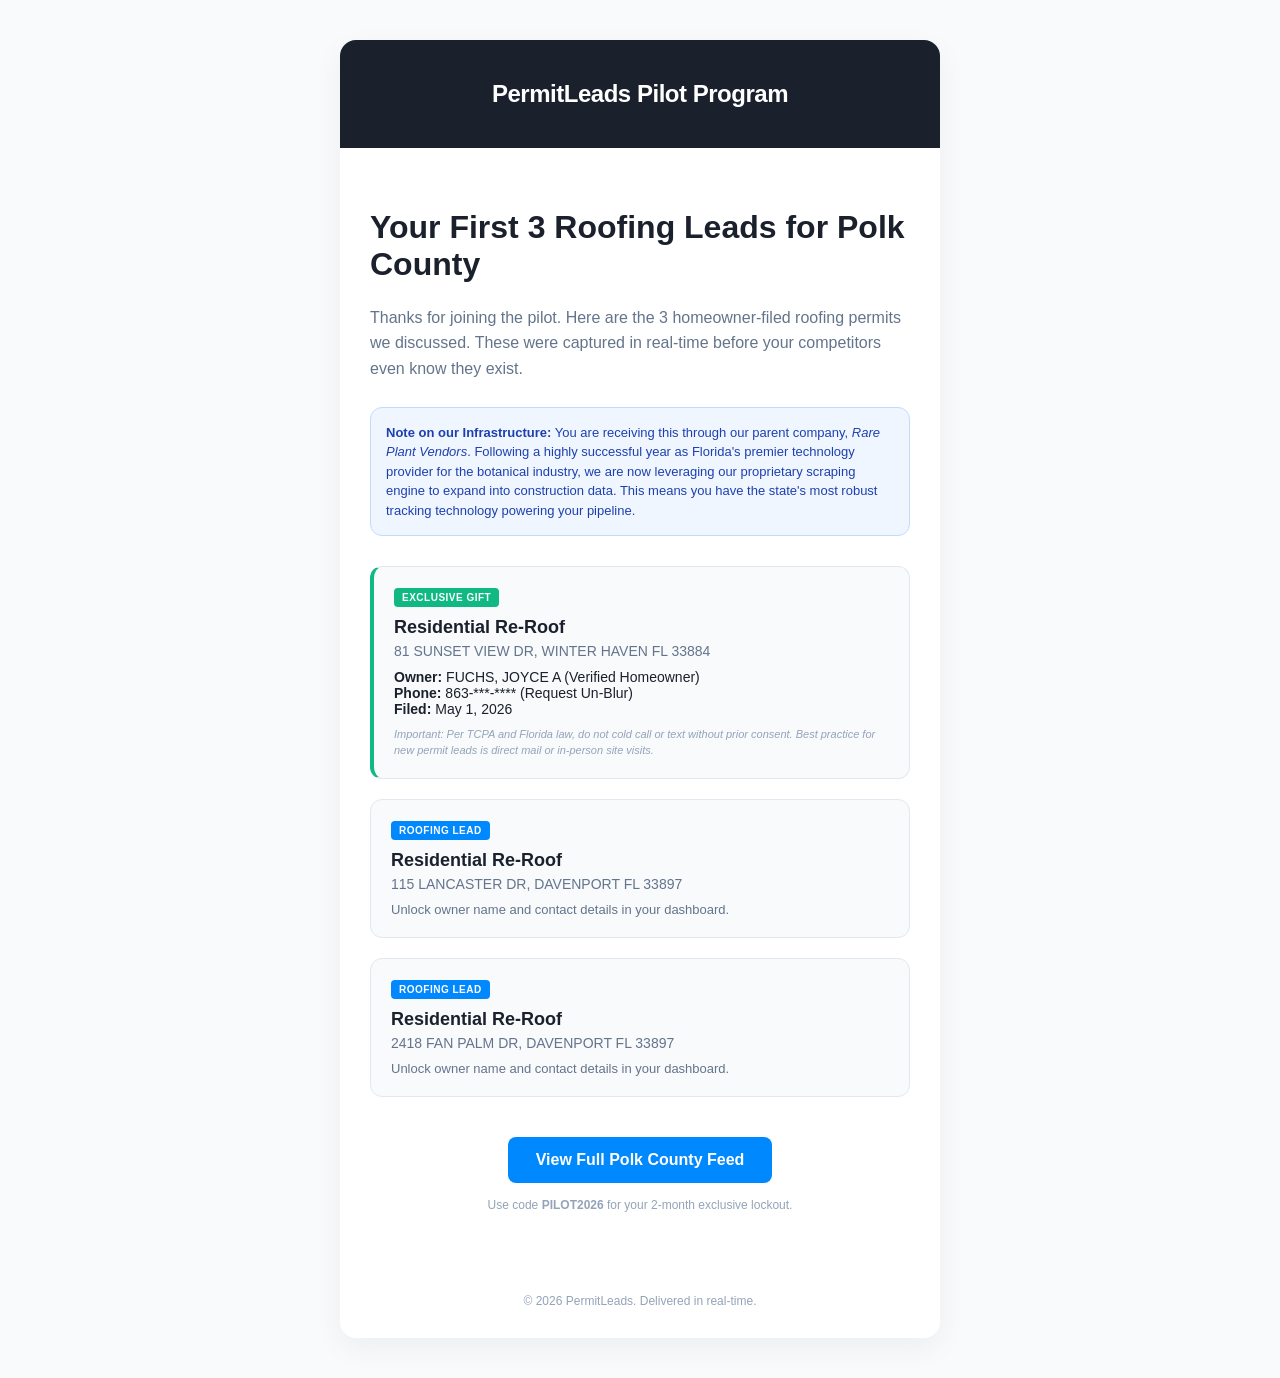
<file: outbound/welcome_pilot.html>
<!DOCTYPE html>
<html>
<head>
    <meta charset="utf-8">
    <meta name="viewport" content="width=device-width, initial-scale=1.0">
    <title>Welcome to the PermitLeads Pilot</title>
    <style>
        body { font-family: 'Inter', -apple-system, BlinkMacSystemFont, 'Segoe UI', Roboto, sans-serif; background-color: #F8FAFC; color: #1A202C; margin: 0; padding: 0; }
        .main { background-color: #FFFFFF; margin: 0 auto; width: 100%; max-width: 600px; border-spacing: 0; border-radius: 16px; overflow: hidden; box-shadow: 0 10px 30px rgba(0,0,0,0.05); }
        .header { background-color: #1A202C; padding: 40px 20px; text-align: center; color: #FFFFFF; }
        .content { padding: 40px 30px; }
        .lead-card { background: #F8FAFC; border: 1px solid #E2E8F0; border-radius: 12px; padding: 20px; margin-bottom: 20px; }
        .badge { display: inline-block; padding: 4px 8px; border-radius: 4px; font-size: 10px; font-weight: 800; text-transform: uppercase; letter-spacing: 0.05em; background: #0088FF; color: white; margin-bottom: 10px; }
        .project-title { font-size: 18px; font-weight: 700; margin: 0 0 5px 0; }
        .project-addr { font-size: 14px; color: #64748B; margin-bottom: 10px; }
        .btn { display: inline-block; background-color: #0088FF; color: #FFFFFF; padding: 14px 28px; border-radius: 8px; font-weight: 700; text-decoration: none; text-align: center; }
        .footer { padding: 30px; text-align: center; font-size: 12px; color: #94A3B8; }
    </style>
</head>
<body>
    <center style="width: 100%; table-layout: fixed; background-color: #F8FAFC; padding: 40px 0;">
        <table class="main" width="100%">
            <tr>
                <td class="header">
                    <div style="font-size: 24px; font-weight: 800; letter-spacing: -0.02em;">PermitLeads Pilot Program</div>
                </td>
            </tr>
            <tr>
                <td class="content">
                    <h1 style={{font-size: '20px', font-weight: 800, margin-bottom: 20px;}}>Your First 3 Roofing Leads for Polk County</h1>
                    <p style="color: #64748B; line-height: 1.6; margin-bottom: 25px;">
                        Thanks for joining the pilot. Here are the 3 homeowner-filed roofing permits we discussed. These were captured in real-time before your competitors even know they exist.
                    </p>

                    <div style="background: #EFF6FF; border: 1px solid #BFDBFE; border-radius: 12px; padding: 15px; margin-bottom: 30px; font-size: 13px; color: #1E40AF; line-height: 1.5;">
                        <strong>Note on our Infrastructure:</strong> You are receiving this through our parent company, <em>Rare Plant Vendors</em>. Following a highly successful year as Florida's premier technology provider for the botanical industry, we are now leveraging our proprietary scraping engine to expand into construction data. This means you have the state's most robust tracking technology powering your pipeline.
                    </div>

                    <!-- LEAD 1: THE GIFT -->
                    <div class="lead-card" style="border-left: 4px solid #10B981;">
                        <div class="badge" style="background: #10B981;">Exclusive Gift</div>
                        <h2 class="project-title">Residential Re-Roof</h2>
                        <div class="project-addr">81 SUNSET VIEW DR, WINTER HAVEN FL 33884</div>
                        <div style="font-size: 14px; margin-top: 10px;">
                            <strong>Owner:</strong> FUCHS, JOYCE A (Verified Homeowner)<br>
                            <strong>Phone:</strong> 863-***-**** (Request Un-Blur)<br>
                            <strong>Filed:</strong> May 1, 2026
                        </div>
                        <div style="font-size: 11px; color: #94A3B8; margin-top: 10px; line-height: 1.4;">
                            <em>Important: Per TCPA and Florida law, do not cold call or text without prior consent. Best practice for new permit leads is direct mail or in-person site visits.</em>
                        </div>
                    </div>

                    <!-- LEAD 2 -->
                    <div class="lead-card">
                        <div class="badge">Roofing Lead</div>
                        <h2 class="project-title">Residential Re-Roof</h2>
                        <div class="project-addr">115 LANCASTER DR, DAVENPORT FL 33897</div>
                        <div style="font-size: 13px; color: #64748B; margin-top: 5px;">Unlock owner name and contact details in your dashboard.</div>
                    </div>

                    <!-- LEAD 3 -->
                    <div class="lead-card">
                        <div class="badge">Roofing Lead</div>
                        <h2 class="project-title">Residential Re-Roof</h2>
                        <div class="project-addr">2418 FAN PALM DR, DAVENPORT FL 33897</div>
                        <div style="font-size: 13px; color: #64748B; margin-top: 5px;">Unlock owner name and contact details in your dashboard.</div>
                    </div>

                    <div style="margin-top: 40px; text-align: center;">
                        <a href="https://www.rareplantvendors.com/permits" class="btn">View Full Polk County Feed</a>
                        <p style="font-size: 12px; color: #94A3B8; margin-top: 15px;">Use code <strong>PILOT2026</strong> for your 2-month exclusive lockout.</p>
                    </div>
                </td>
            </tr>
            <tr>
                <td class="footer">
                    &copy; 2026 PermitLeads. Delivered in real-time.
                </td>
            </tr>
        </table>
    </center>
</body>
</html>
</file>
